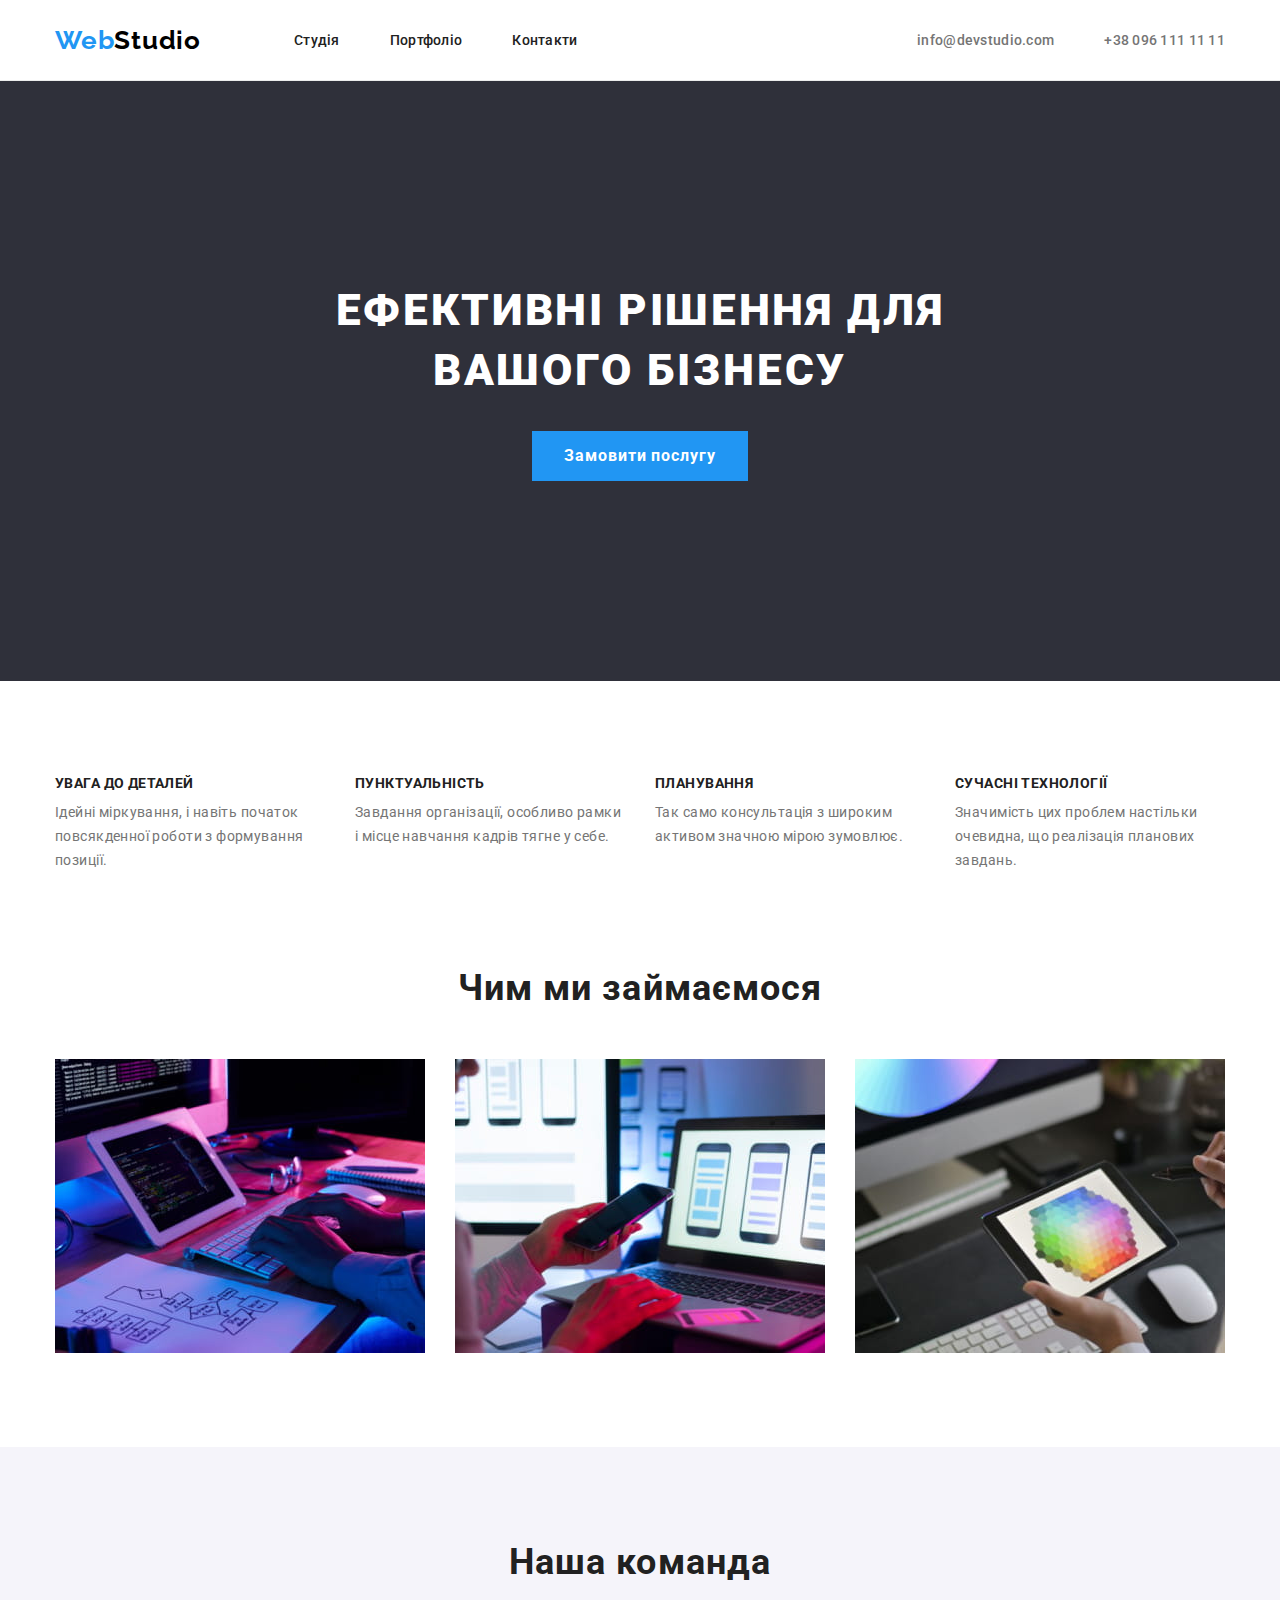
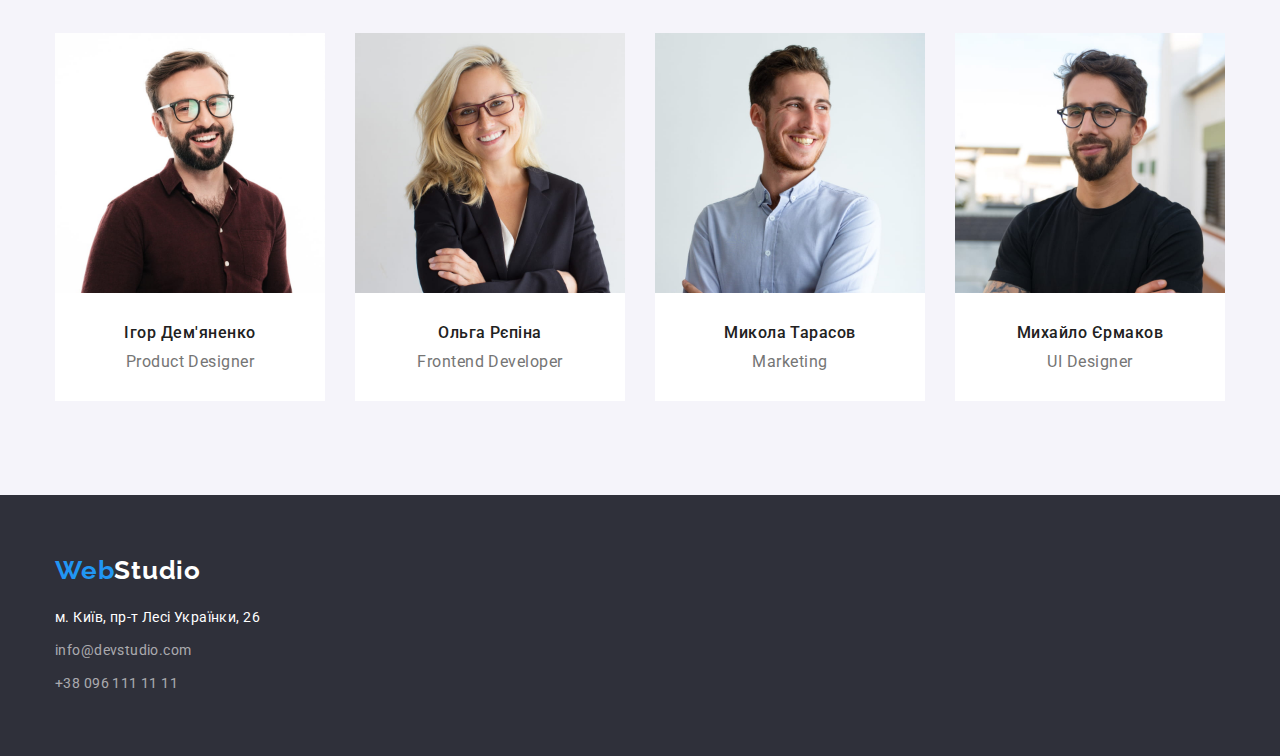
<file: index.html>
<!DOCTYPE html>
<html lang="uk">
  <head>
    <meta charset="UTF-8" />
    <meta http-equiv="X-UA-Compatible" content="IE=edge" />
    <meta name="viewport" content="width=device-width, initial-scale=1.0" />
    <link
      rel="stylesheet"
      href="https://cdnjs.cloudflare.com/ajax/libs/modern-normalize/1.1.0/modern-normalize.min.css    "
    />
    <link rel="stylesheet" href="./сss/styles.css" />
    <title>Document</title>
    <link rel="preconnect" href="https://fonts.googleapis.com" />
    <link rel="preconnect" href="https://fonts.gstatic.com" crossorigin />
    <link
      href="https://fonts.googleapis.com/css2?family=Raleway:wght@700&family=Roboto:wght@400;500;700;900&display=swap"
      rel="stylesheet"
    />
  </head>
  <body>
    
      <header class="head">
        <div class="header container">
          <nav class="header">
            <a href="" class="logo"
              >Web<span class="logo-style">Studio</span></a>
            <ul class="site-nav">
              <li class="item">
                <a class="header-link" href="./index.html">Студія</a>
              </li>
              <li class="item">
                <a class="header-link" href="./portfolio.html">Портфоліо</a>
              </li>
              <li class="item"><a class="header-link" href="">Контакти</a></li>
            </ul>
          </nav>
          <ul class="contacts-list">
            <li class="item">
              <a class="header-contacts" href="mailto:info@devstudio.com"
                >info@devstudio.com
              </a>
            </li>
            <li class="item">
              <a class="header-contacts" href="tel:+380961111111"
                >+38 096 111 11 11</a
              >
            </li>
          </ul>
        </div>
      </header>
    <section class="section hero">
     <div class="container">
      <h1 class="main-title">Ефективні рішення для </BR>вашого бізнесу</h1>
      <button class="title-button" type="button">Замовити послугу</button>
     </div>
    </section>
    <section class="section">
     <div class="container">
      <h2 class="visually-hidden">ПЕРЕВАГИ РОБОТИ КОМПАНІЇ</h2>
      <ul class="section-benefits">
        <li class="item benefits-item">
          <h3 class="benefits">УВАГА ДО ДЕТАЛЕЙ</h3>
          <p class="benefits-text">
            Ідейні міркування, і навіть початок повсякденної роботи з формування
            позиції.
          </p>
        </li>
        <li class="item">
          <h3 class="benefits">ПУНКТУАЛЬНІСТЬ</h3>
          <p class="benefits-text">
            Завдання організації, особливо рамки і місце навчання кадрів тягне у
            себе.
          </p>
        </li>
        <li class="item">
          <h3 class="benefits">ПЛАНУВАННЯ</h3>
          <p class="benefits-text">
            Так само консультація з широким активом значною мірою зумовлює.
          </p>
        </li>
        <li class="item">
          <h3 class="benefits">СУЧАСНІ ТЕХНОЛОГІЇ</h3>
          <p class="benefits-text">
            Значимість цих проблем настільки очевидна, що реалізація планових
            завдань.
          </p>
        </li>
      </ul>
     </div>
    </section>
    <section class="about section">
     <div class="container">
      <h2 class="title">Чим ми займаємося</h2>
      <ul class="section-work">
        <li class="item work-item">
          <img src="./images/q.jpg" alt="Приклад робіт 1" width="370" />
        </li>
        <li class="item">
          <img src="./images/w.jpg" alt="Приклад робіт 2" width="370" />
        </li>
        <li class="item">
          <img src="./images/e.jpg" alt="Приклад робіт 3" width="370" />
        </li>
      </ul>
    </div>
    </section>
    <section class="section team">
     <div class="container">
      <h2 class="title">Наша команда</h2>
      <ul class="section-team">
        <li class="item">
          <img class="photo-team"
            src="./images/r.jpg"
            alt="Фото члена команди Ігора Дем'яненко"
            width="270"
          />
          <div class="description"> 
          <h3 class="team-name">Ігор Дем'яненко</h3>
          <p class="team-post" lang="en">Product Designer</p>
        </div> 
        </li>
        <li class="item">
          <img class="photo-team"
            src="./images/t.jpg"
            alt="Фото члена команди Ольги Рєпіної"
            width="270"
          />
         <div class="description"> 
          <h3 class="team-name">Ольга Рєпіна</h3>
          <p class="team-post" lang="en">Frontend Developer</p>
         </div>  
        </li>

        <li class="item">
          <img class="photo-team"
            src="./images/y.jpg"
            alt="Фото члена команди Миколи Тарасова"
            width="270"
          />
          <div class="description"> 
          <h3 class="team-name">Микола Тарасов</h3>
          <p class="team-post" lang="en">Marketing</p>
        </div> 
        </li>

        <li class="item">
          <img class="photo-team"
            src="./images/u.jpg"
            alt="Фото члена команди Михайла Єрмакова"
            width="270"
          />
          <div class="description"> 
          <h3 class="team-name">Михайло Єрмаков</h3>
          <p class="team-post" lang="en">UI Designer</p>
        </div> 
        </li>
      </ul>
    </div>
    </section>
    <footer class="footer">
    <div class="container">
      <a href="" class="logo logo-footer"
        >Web<span class="logo-style-footer">Studio</span></a
      >
      <address class="address">
        <ul class="address-list">
          <li class="item">
            <span class="address-text">м. Київ, пр-т Лесі Українки, 26</span>
          </li>
          <li class="item">
            <a class="footer-contacts" href="mailto:info@devstudio.com"
              >info@devstudio.com
            </a>
          </li>
          <li class="item">
            <a class="footer-contacts" href="tel:+380961111111"
              >+38 096 111 11 11</a
            >
          </li>
        </ul>
      </address>
    </div>
    </footer>
  </body>
</html>
</file>
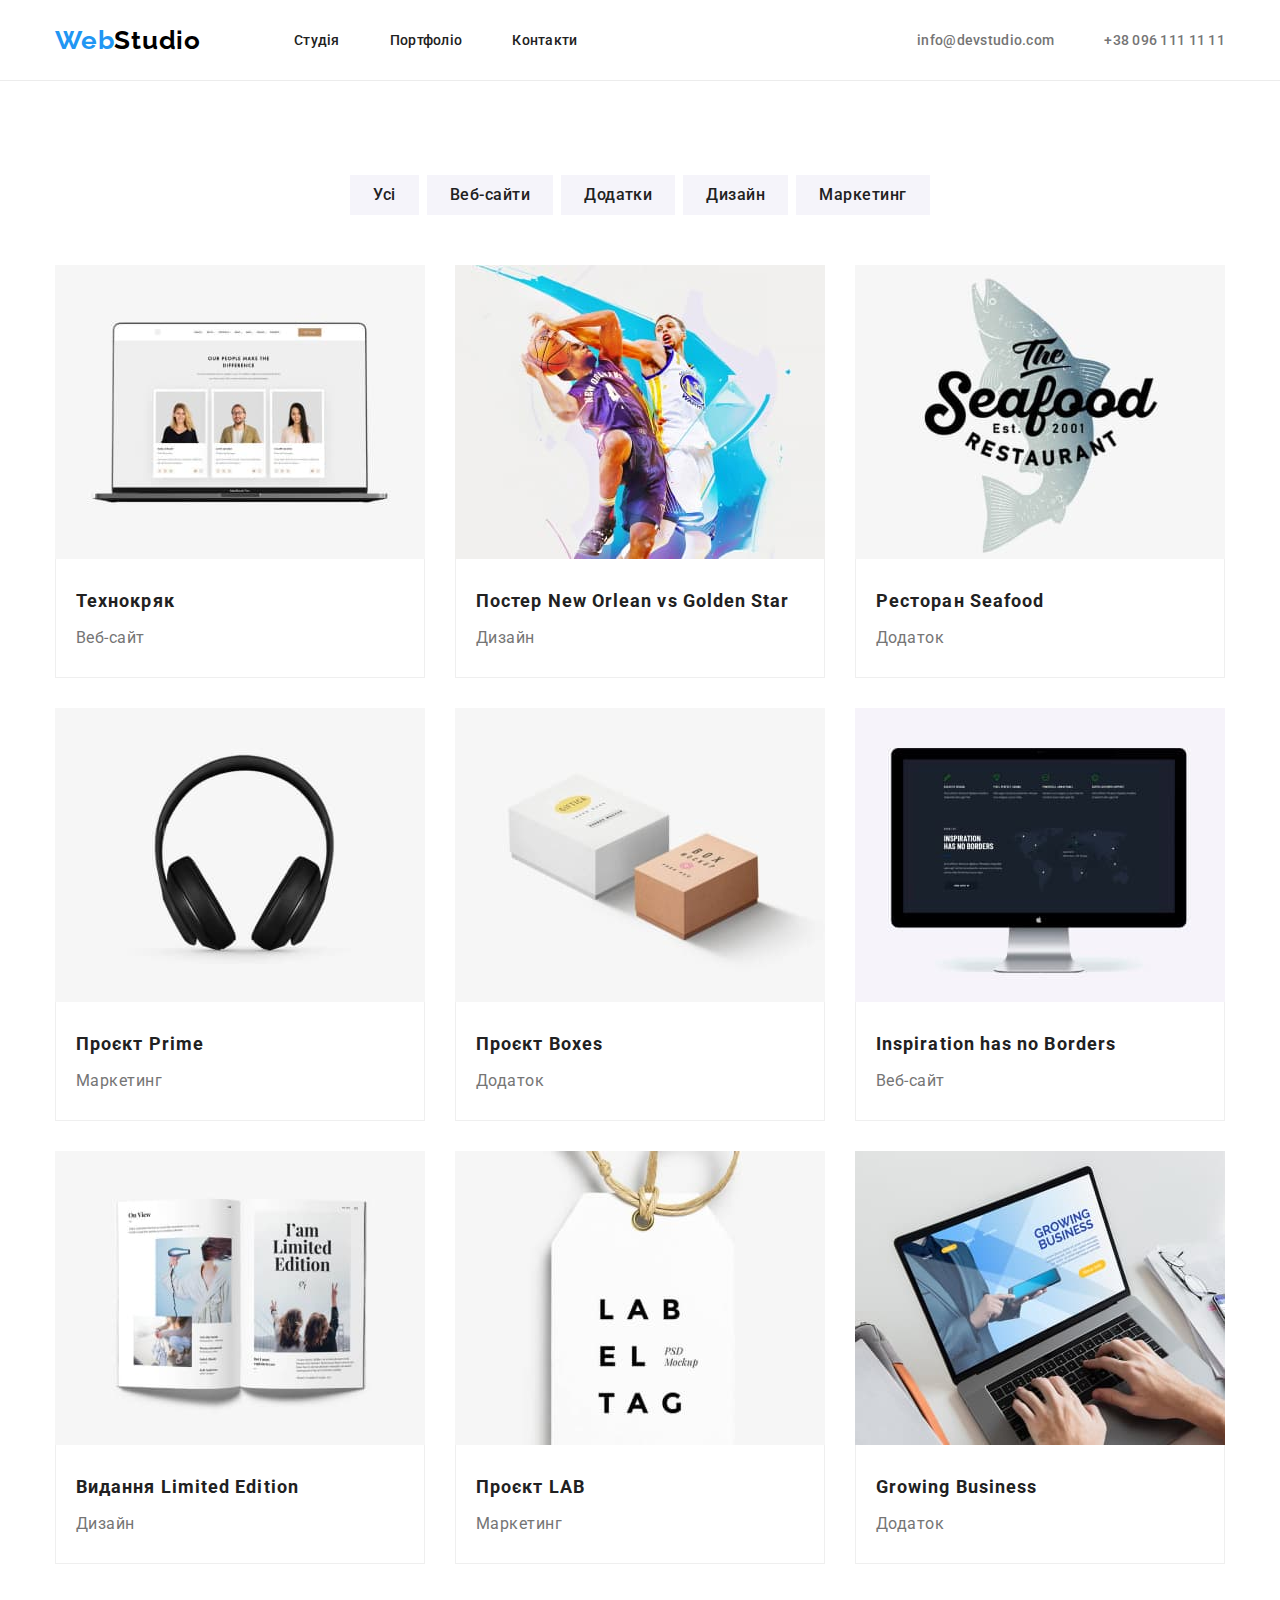
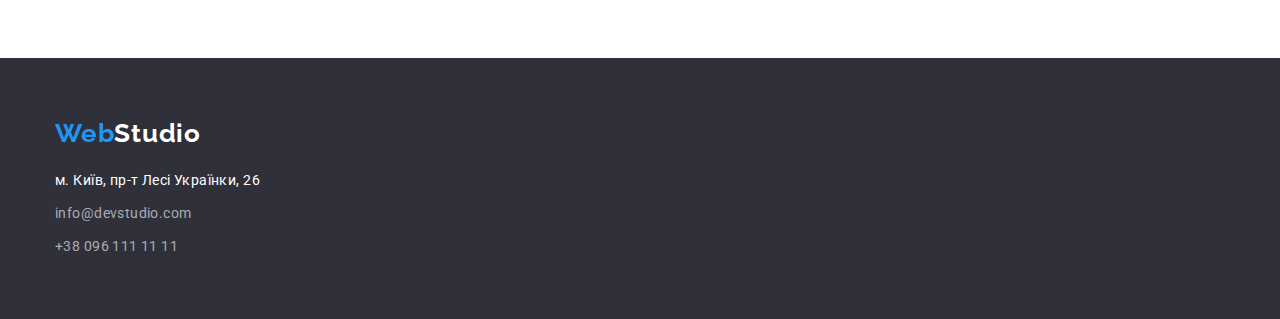
<file: portfolio.html>
<!DOCTYPE html>
<html lang="uk">
  <head>
    <meta charset="UTF-8" />
    <meta http-equiv="X-UA-Compatible" content="IE=edge" />
    <meta name="viewport" content="width=device-width, initial-scale=1.0" />
    <link
      rel="stylesheet"
      href="https://cdnjs.cloudflare.com/ajax/libs/modern-normalize/1.1.0/modern-normalize.min.css    "
    />
    <link rel="stylesheet" href="./сss/styles.css" />
    <title>Document</title>
    <link rel="preconnect" href="https://fonts.googleapis.com" />
    <link rel="preconnect" href="https://fonts.gstatic.com" crossorigin />
    <link
      href="https://fonts.googleapis.com/css2?family=Raleway:wght@700&family=Roboto:wght@400;500;700;900&display=swap"
      rel="stylesheet"
    />
  </head>
  <body>
    <header class="head">
      <div class="header container">
        <nav class="header">
          <a href="" class="logo">Web<span class="logo-style">Studio</span></a>
          <ul class="site-nav">
            <li class="item">
              <a class="header-link" href="./index.html">Студія</a>
            </li>
            <li class="item">
              <a class="header-link" href="./portfolio.html">Портфоліо</a>
            </li>
            <li class="item"><a class="header-link" href="">Контакти</a></li>
          </ul>
        </nav>
        <ul class="contacts-list">
          <li class="item">
            <a class="header-contacts" href="mailto:info@devstudio.com"
              >info@devstudio.com
            </a>
          </li>
          <li class="item">
            <a class="header-contacts" href="tel:+380961111111"
              >+38 096 111 11 11</a
            >
          </li>
        </ul>
      </div>
    </header>
    <main>
      <h1 class="visually-hidden">Портфоліо робіт Веб-студії</h1>
      <section class="section">
        <div class="container">
          <ul class="works-button">
            <li class="item">
              <button class="portfolio-button" type="button">Усі</button>
            </li>
            <li class="item">
              <button class="portfolio-button" type="button">Веб-сайти</button>
            </li>
            <li class="item">
              <button class="portfolio-button" type="button">Додатки</button>
            </li>
            <li class="item">
              <button class="portfolio-button" type="button">Дизайн</button>
            </li>
            <li class="item">
              <button class="portfolio-button" type="button">Маркетинг</button>
            </li>
          </ul>
          <ul class="works">
            <li class="item">
              <a class="work-link" href="">
                <img
                  src="./images/z.jpg"
                  alt="Зображення веб-сайту"
                  width="370"
                />
                <div class="work-description">
                  <h2 class="work-name">Технокряк</h2>
                  <p class="work-form">Веб-сайт</p>
                </div>
              </a>
            </li>

            <li class="item">
              <a class="work-link" href=""
                ><img
                  src="./images/x.jpg"
                  alt="Зображення дизайну"
                  width="370"
                />
                <div class="work-description">
                  <h2 class="work-name">
                    Постер <span lang="en">New Orlean vs Golden Star</span>
                  </h2>
                  <p class="work-form">Дизайн</p>
                </div>
              </a>
            </li>

            <li class="item">
              <a class="work-link" href=""
                ><img
                  src="./images/c.jpg"
                  alt="Зображення додатку"
                  width="370"
                />
                <div class="work-description">
                  <h2 class="work-name">
                    Ресторан <span lang="en">Seafood</span>
                  </h2>
                  <p class="work-form">Додаток</p>
                </div>
              </a>
            </li>

            <li class="item">
              <a class="work-link" href=""
                ><img
                  src="./images/v.jpg"
                  alt="Зображення маркетингу"
                  width="370"
                />
                <div class="work-description">
                  <h2 class="work-name">Проєкт <span lang="en">Prime</span></h2>
                  <p class="work-form">Маркетинг</p>
                </div>
              </a>
            </li>

            <li class="item">
              <a class="work-link" href=""
                ><img
                  src="./images/b.jpg"
                  alt="Зображення додатку"
                  width="370"
                />
                <div class="work-description">
                  <h2 class="work-name">Проєкт <span lang="en">Boxes</span></h2>
                  <p class="work-form">Додаток</p>
                </div>
              </a>
            </li>

            <li class="item">
              <a class="work-link" href=""
                ><img
                  src="./images/n.jpg"
                  alt="Зображення веб-сайту"
                  width="370"
                />
                <div class="work-description">
                  <h2 class="work-name" lang="en">
                    Inspiration has no Borders
                  </h2>
                  <p class="work-form">Веб-сайт</p>
                </div>
              </a>
            </li>

            <li class="item">
              <a class="work-link" href=""
                ><img
                  src="./images/m.jpg"
                  alt="Зображення дизайну"
                  width="370"
                />
                <div class="work-description">
                  <h2 class="work-name">
                    Видання <span lang="en">Limited Edition</span>
                  </h2>
                  <p class="work-form">Дизайн</p>
                </div>
              </a>
            </li>

            <li class="item">
              <a class="work-link" href=""
                ><img
                  src="./images/a.jpg"
                  alt="Зображення маркетингу"
                  width="370"
                />
                <div class="work-description">
                  <h2 class="work-name">Проєкт <span lang="en">LAB</span></h2>
                  <p class="work-form">Маркетинг</p>
                </div>
              </a>
            </li>

            <li class="item">
              <a class="work-link" href=""
                ><img
                  src="./images/s.jpg"
                  alt="Зображення додатку"
                  width="370"
                />
                <div class="work-description">
                  <h2 class="work-name" lang="en">Growing Business</h2>
                  <p class="work-form">Додаток</p>
                </div>
              </a>
            </li>
          </ul>
        </div>
      </section>
    </main>
    <footer class="footer">
      <div class="container">
        <a href="" class="logo logo-footer"
          >Web<span class="logo-style-footer">Studio</span></a
        >
        <address class="address">
          <ul class="address-list">
            <li class="item">
              <span class="address-text">м. Київ, пр-т Лесі Українки, 26</span>
            </li>
            <li class="item">
              <a class="footer-contacts" href="mailto:info@devstudio.com"
                >info@devstudio.com
              </a>
            </li>
            <li class="item">
              <a class="footer-contacts" href="tel:+380961111111"
                >+38 096 111 11 11</a
              >
            </li>
          </ul>
        </address>
      </div>
    </footer>
  </body>
</html>
</file>
<file: сss/styles.css>
body {
  font-family: "Roboto", sans-serif;
}
:root {
  --basic-text-color: #212121;
  --accent-text-color: #2196f3;
  --light-color: #ffffff;
  --secondary-text-color: #757575;
  --contacts-text-color: rgba(255, 255, 255, 0.6);
  --logo-color: #000000;
  --bcg-color: #2f303a;
  --bcg-button-color: #f5f4fa;
  --bcg-focus-button: #188ce8;
  --card-border: #eeee;
  --header-border: #ececec;
}
ul,
p {
  padding: 0;
  margin: 0;
}
img {
  display: block;
  max-width: 100%;
}
.main-title {
  margin-top: 0;
  margin-bottom: 30px;
}

.site-nav {
  margin-left: 93px;
}

.container {
  width: 1200px;
  margin: 0 auto;
  padding: 0px 15px;
}
.header,
.site-nav {
  display: flex;
  align-items: center;
}
.head {
  border-bottom: 1px solid var(--header-border);
}

.site-nav .item {
  margin-right: 50px;
}
.site-nav .item:last-child {
  margin-right: 0;
}
.contacts-list {
  margin-left: auto;
}
.section {
  padding-top: 94px;
  padding-bottom: 94px;
}
.section-benefits,
.section-work,
.section-team {
  display: flex;
  gap: 30px;
}
.benefits {
  margin-top: 0;
  margin-bottom: 10px;
}
.section-benefits .item,
.section-team .item {
  flex-basis: calc((100% - 90px) / 4);
}
.benefits {
  margin-bottom: 10px;
}
.works .item {
  flex-basis: calc((100% - 60px) / 3);
}
.about.section {
  padding-top: 0;
}

.team-name {
  margin-top: 0;
  margin-bottom: 10px;
}
.description {
  padding: 30px 0px;
}
.work-description {
  border-left: 1px solid var(--card-border);
  border-right: 1px solid var(--card-border);
  border-bottom: 1px solid var(--card-border);
}
.team.section {
  background-color: var(--bcg-button-color);
}
.section-team .item {
  background-color: var(--light-color);
}
.footer {
  padding-top: 60px;
  padding-bottom: 60px;
}
.logo-footer {
  display: inline-block;
  margin-bottom: 20px;
}
.address-list {
  display: flex;
  flex-direction: column;
  gap: 9px;
}
.works-button {
  margin-bottom: 50px;
  display: flex;
  justify-content: center;
  gap: 8px;
}
.works {
  display: flex;
  flex-wrap: wrap;
  gap: 30px;
}
.work-description {
  padding: 24px 20px;
}
.logo {
  font-family: "Raleway", sans-serif;
  font-weight: 700;
  font-size: 26px;
  line-height: 1.1923;
  letter-spacing: 0.03em;
  color: var(--accent-text-color);
  text-decoration: none;
}
.logo-style {
  color: var(--logo-color);
}
.logo-style-footer {
  color: var(--light-color);
}
.header-link {
  display: block;
  font-weight: 500;
  font-size: 14px;
  line-height: 1.1428;
  letter-spacing: 0.02em;
  color: var(--basic-text-color);
  text-decoration: none;
  padding-top: 32px;
  padding-bottom: 32px;
}
.header-link:hover,
.header-link:focus {
  color: var(--accent-text-color);
}
.contacts-list {
  display: flex;
}
.contacts-list .item {
  margin-right: 50px;
}
.contacts-list .item:last-child {
  margin-right: 0;
}

.header-contacts {
  font-weight: 500;
  font-size: 14px;
  line-height: 1.1428;
  letter-spacing: 0.02em;
  color: var(--secondary-text-color);
  text-decoration: none;
}
.header-contacts:hover,
.header-contacts:focus {
  color: var(--accent-text-color);
}
.item {
  list-style: none;
}
.hero {
  background-color: var(--bcg-color);
  align-items: center;
  padding-top: 200px;
  padding-bottom: 200px;
}
.main-title {
  margin-bottom: 30px;
  font-weight: 900;
  font-size: 44px;
  line-height: 1.3636;
  text-align: center;
  letter-spacing: 0.06em;
  text-transform: uppercase;
  color: var(--light-color);
}
.title-button {
  border: 0;
  display: inline-block;
  margin: auto;
  padding: 10px 32px;
  font-family: "Roboto", sans-serif;
  background-color: var(--accent-text-color);
  font-weight: 700;
  font-size: 16px;
  line-height: 1.875;
  display: flex;
  text-align: center;
  letter-spacing: 0.06em;
  color: var(--light-color);
  cursor: pointer;
}
.title-button:hover,
.title-button:focus {
  background-color: var(--bcg-focus-button);
}
.visually-hidden {
  position: absolute;
  width: 1px;
  height: 1px;
  margin: -1px;
  border: 0;
  padding: 0;
  white-space: nowrap;
  clip-path: inset(100%);
  clip: rect(0 0 0 0);
  overflow: hidden;
}
.benefits {
  font-weight: 700;
  font-size: 14px;
  line-height: 1.1428;
  letter-spacing: 0.03em;
  text-transform: uppercase;
  color: var(--basic-text-color);
}
.benefits-text {
  font-size: 14px;
  line-height: 1.7142;
  letter-spacing: 0.03em;
  color: var(--secondary-text-color);
}
.title {
  margin-top: 0;
  margin-bottom: 50px;
  font-weight: 700;
  font-size: 36px;
  line-height: 1.1666;
  text-align: center;
  letter-spacing: 0.03em;
  color: var(--basic-text-color);
}
.team-name {
  font-weight: 500;
  font-size: 16px;
  line-height: 1.1875;
  text-align: center;
  letter-spacing: 0.03em;
  color: var(--basic-text-color);
}
.team-post {
  font-weight: 400;
  font-size: 16px;
  line-height: 1.1875;
  text-align: center;
  letter-spacing: 0.03em;
  color: var(--secondary-text-color);
}
.address {
  font-style: normal;
}
.address-text {
  font-weight: 400;
  font-size: 14px;
  line-height: 1.7142;
  letter-spacing: 0.03em;
  color: var(--light-color);
}
.footer-contacts {
  font-weight: 400;
  font-size: 14px;
  line-height: 1.7142;
  letter-spacing: 0.03em;
  color: var(--contacts-text-color);
  text-decoration: none;
}
.footer {
  background-color: var(--bcg-color);
}
.portfolio-button {
  padding: 6px 22px;
  font-family: "Roboto", sans-serif;
  font-weight: 500;
  font-size: 16px;
  line-height: 1.625;
  text-align: center;
  letter-spacing: 0.03em;
  color: var(--basic-text-color);
  background-color: var(--bcg-button-color);
  cursor: pointer;
  border: 1px solid var(--bcg-button-color);
}
.portfolio-button:hover,
.portfolio-button:focus {
  color: var(--light-color);
  background-color: var(--accent-text-color);
  border-radius: 4px;
}
.work-name {
  font-weight: 700;
  font-size: 18px;
  line-height: 2;
  letter-spacing: 0.06em;
  color: var(--basic-text-color);
  margin-top: 0;
  margin-bottom: 4px;
}
.work-form {
  font-weight: 400;
  font-size: 16px;
  line-height: 1.875;
  letter-spacing: 0.03em;
  color: var(--secondary-text-color);
}
.work-link {
  text-decoration: none;
}
.footer-contacts:hover,
.footer-contacts:focus {
  color: var(--accent-text-color);
}
</file>
